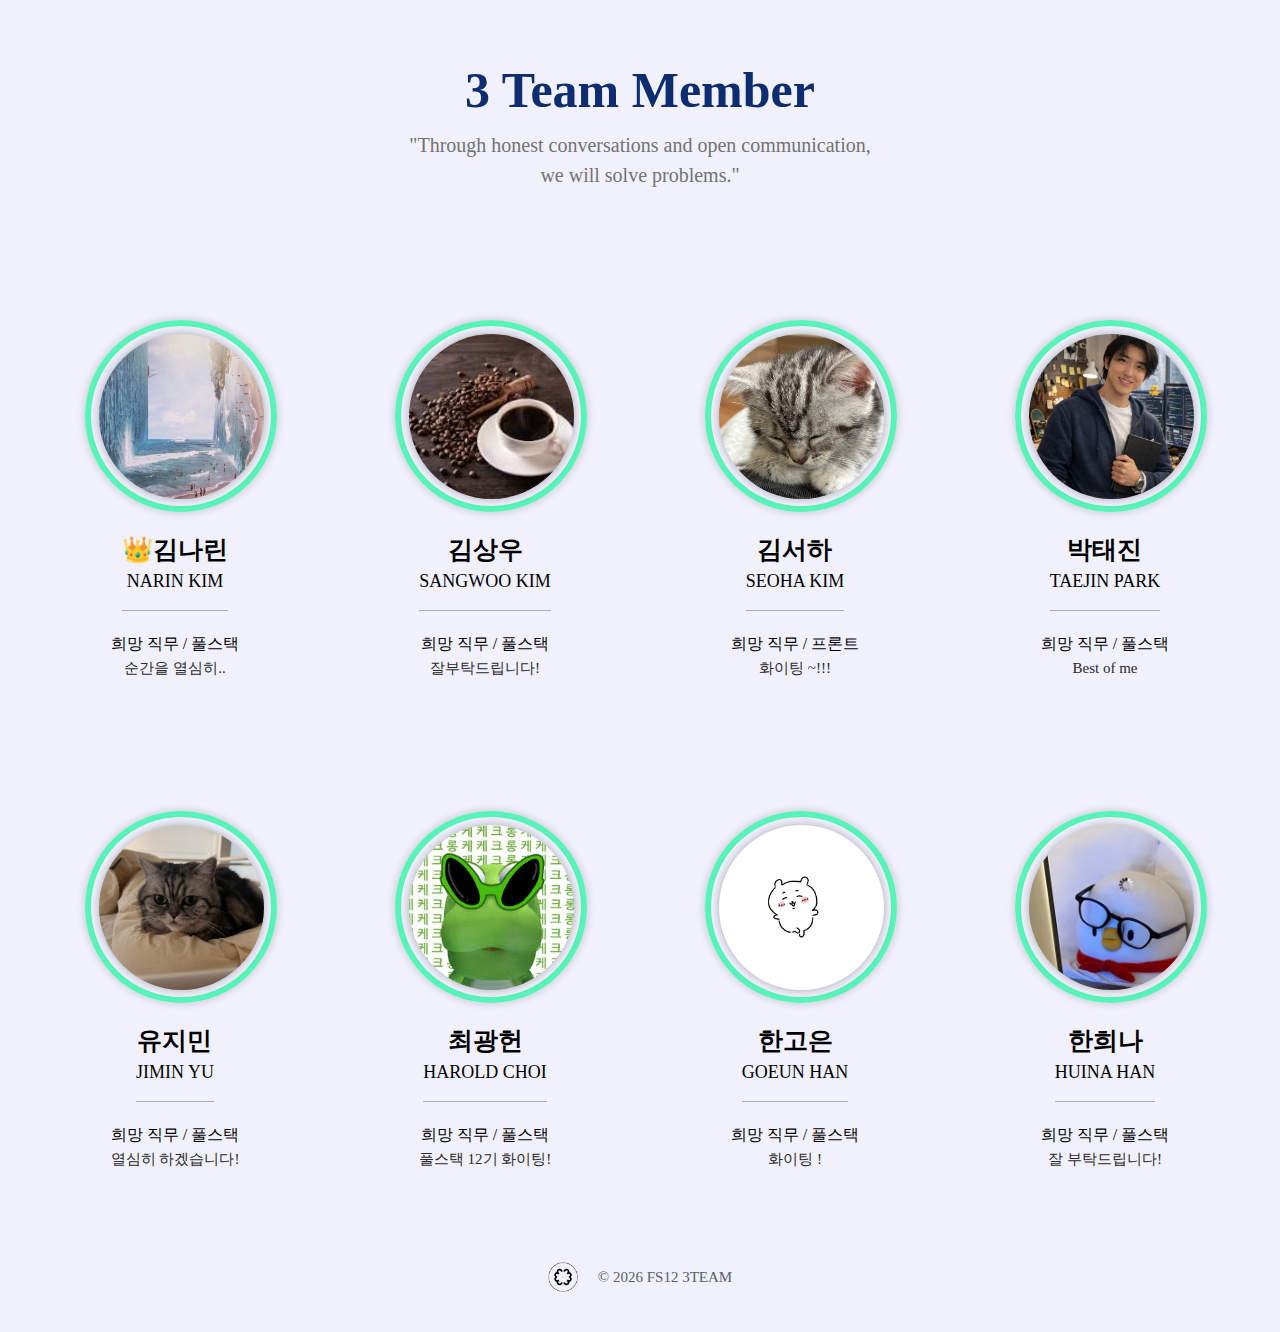
<file: index.html>
<!doctype html>
<html lang="en">
  <head>
    <meta charset="UTF-8" />
    <meta name="viewport" content="width=device-width, initial-scale=1.0" />
    <title>3조 자기소개</title>
    <link rel="stylesheet" href="reset.css" />
    <link rel="stylesheet" href="style.css" />
  </head>

  <body>
    <header class="header">
      <div class="header-text">
        <h1 class="header-text-title">3 Team Member</h1>
        <h2 class="header-text-intro">
          "Through honest conversations and open communication,<br />we will
          solve problems."
        </h2>
      </div>
    </header>
    <main>
      <div class="members">
        <!-- 팀장님 - 김나린님 -->
        <div class="member">
          <a class="img-container" href="knr/knr.html">
            <img src="knr/narin.jpg" alt="팀장님, 김나린" />
          </a>
          <div class="member-info">
            <a class="member-name" href="knr/knr.html">
              <h3 class="member-name-kr">👑김나린</h3>
              <h3 class="member-name-en">narin kim</h3>
            </a>
            <div class="member-desc">
              <p class="job">희망 직무 / 풀스택</p>
              <p class="comment">순간을 열심히..</p>
            </div>
          </div>
        </div>

        <!-- 김상우님 -->
        <div class="member">
          <a class="img-container" href="ksw/ksw.html">
            <img src="./ksw/사진.jpg" alt="김상우" />
          </a>
          <div class="member-info">
            <a class="member-name" href="ksw/ksw.html">
              <h3 class="member-name-kr">김상우</h3>
              <h3 class="member-name-en">sangwoo kim</h3>
            </a>
            <div class="member-desc">
              <p class="job">희망 직무 / 풀스택</p>
              <p class="comment">잘부탁드립니다!</p>
            </div>
          </div>
        </div>

        <!-- 김서하 -->
        <div class="member">
          <a class="img-container" href="KSH/KSH.html">
            <img src="KSH/img.jpg" alt="김서하" />
          </a>
          <div class="member-info">
            <a class="member-name" href="KSH/KSH.html">
              <h3 class="member-name-kr">김서하</h3>
              <h3 class="member-name-en">Seoha Kim</h3>
            </a>
            <div class="member-desc">
              <p class="job">희망 직무 / 프론트</p>
              <p class="comment">화이팅 ~!!!</p>
            </div>
          </div>
        </div>

        <!-- 박태진 -->
        <div class="member">
          <a class="img-container" href="PTJ/taejin.html">
            <img
              src="PTJ/asset/ChatGPT Image 2026년 2월 20일 오전 12_54_15.png"
              alt="박태진"
            />
          </a>
          <div class="member-info">
            <a class="member-name" href="PTJ/taejin.html">
              <h3 class="member-name-kr">박태진</h3>
              <h3 class="member-name-en">TAEJIN PARK</h3>
            </a>
            <div class="member-desc">
              <p class="job">희망 직무 / 풀스택</p>
              <p class="comment">Best of me</p>
            </div>
          </div>
        </div>

        <!-- 유지민 -->
        <div class="member">
          <a class="img-container" href="YJM/YJM.html">
            <img src="YJM/images/cat.JPG" alt="유지민" />
          </a>
          <div class="member-info">
            <a class="member-name" href="YJM/YJM.html">
              <h3 class="member-name-kr">유지민</h3>
              <h3 class="member-name-en">Jimin Yu</h3>
            </a>
            <div class="member-desc">
              <p class="job">희망 직무 / 풀스택</p>
              <p class="comment">열심히 하겠습니다!</p>
            </div>
          </div>
        </div>

        <!-- 최광헌 -->
        <div class="member">
          <a class="img-container" href="ckh/ckh.html">
            <img src="./ckh/img/crong.jpeg" alt="최광헌" />
          </a>
          <div class="member-info">
            <a class="member-name" href="">
              <h3 class="member-name-kr">최광헌</h3>
              <h3 class="member-name-en">Harold Choi</h3>
            </a>
            <div class="member-desc">
              <p class="job">희망 직무 / 풀스택</p>
              <p class="comment">풀스택 12기 화이팅!</p>
            </div>
          </div>
        </div>

        <!-- 한고은 -->
        <div class="member">
          <a class="img-container" href="HGE/HGE.html">
            <img
              src="HGE/img/C18266F2-3C04-47DA-8566-0EB6D191327A.jpeg"
              alt="한고은"
            />
          </a>
          <div class="member-info">
            <a class="member-name" href="HGE/HGE.html">
              <h3 class="member-name-kr">한고은</h3>
              <h3 class="member-name-en">GOEUN HAN</h3>
            </a>
            <div class="member-desc">
              <p class="job">희망 직무 / 풀스택</p>
              <p class="comment">화이팅 !</p>
            </div>
          </div>
        </div>

        <!-- 한희나 -->
        <div class="member">
          <a class="img-container" href="HHN/HHN.html">
            <img src="HHN/images/profile.jpg" alt="한희나" />
          </a>
          <div class="member-info">
            <a class="member-name" href="HHN/HHN.html">
              <h3 class="member-name-kr">한희나</h3>
              <h3 class="member-name-en">HUINA HAN</h3>
            </a>
            <div class="member-desc">
              <p class="job">희망 직무 / 풀스택</p>
              <p class="comment">잘 부탁드립니다!</p>
            </div>
          </div>
        </div>
      </div>
    </main>
    <footer class="footer">
      <div class="footer-inner">
        <div class="footer-center">
          <img src="logo.png" alt="logo" class="footer-logo" />
          <p>© 2026 FS12 3TEAM</p>
        </div>
      </div>
    </footer>
  </body>
</html>
</file>
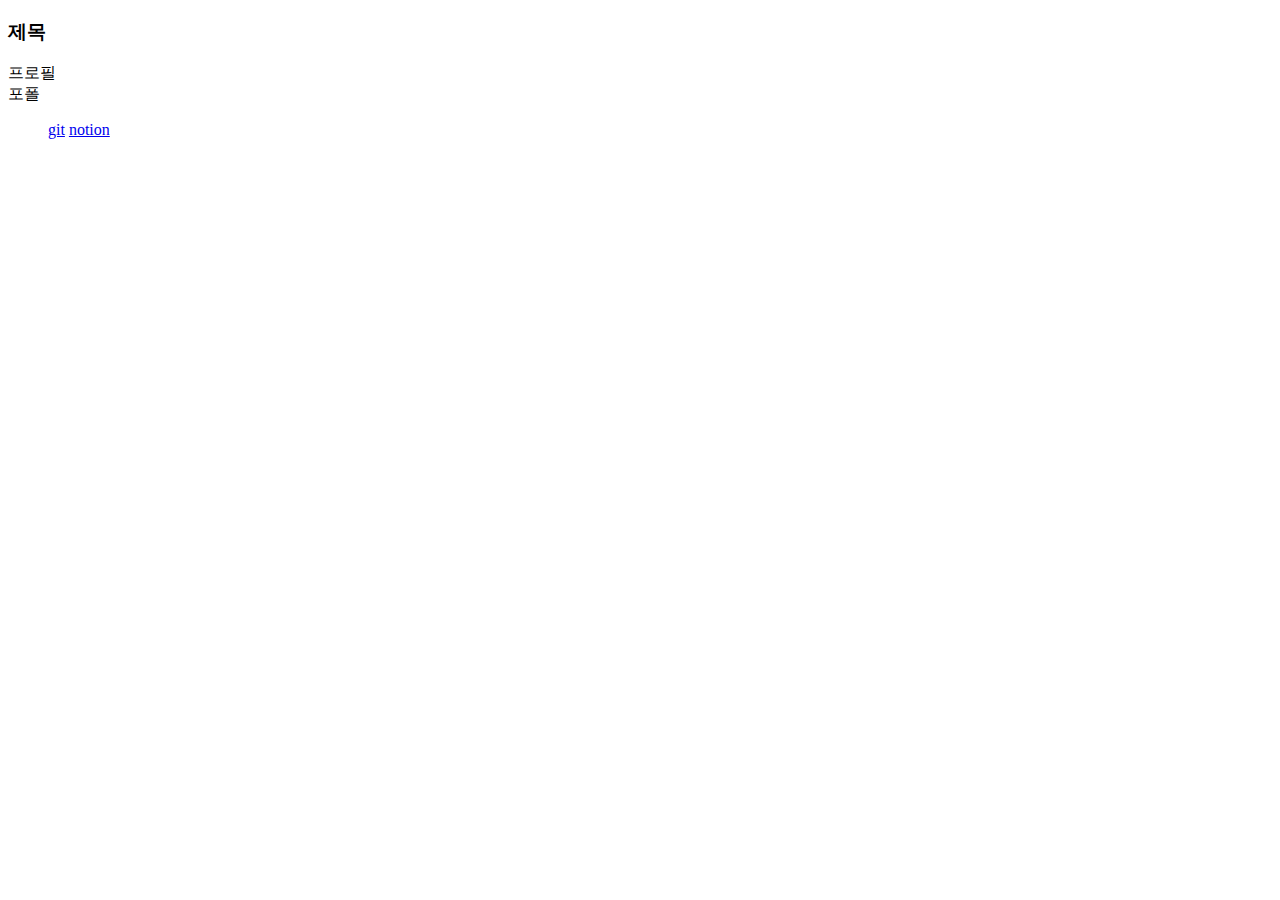
<file: HHN.html>
<!DOCTYPE html>
<html lang="ko">

<head>
    <meta charset="UTF-8">
    <meta name="viewport" content="width=device-width, initial-scale=1.0">
    <title>HHN</title>
    <link rel="stylesheet" href="HHN.css">
</head>

<body>
    <header>
        <div>
            <h3>제목</h3>
        </div>
    </header>
    <main>
        <section>프로필</section>
        <section>포폴</section>
    </main>
    <footer>
        <ul>
            <oi><a href="#">git</a></oi>
            <oi><a href="#">notion</a></oi>
        </ul>
    </footer>
</body>

</html>
</file>
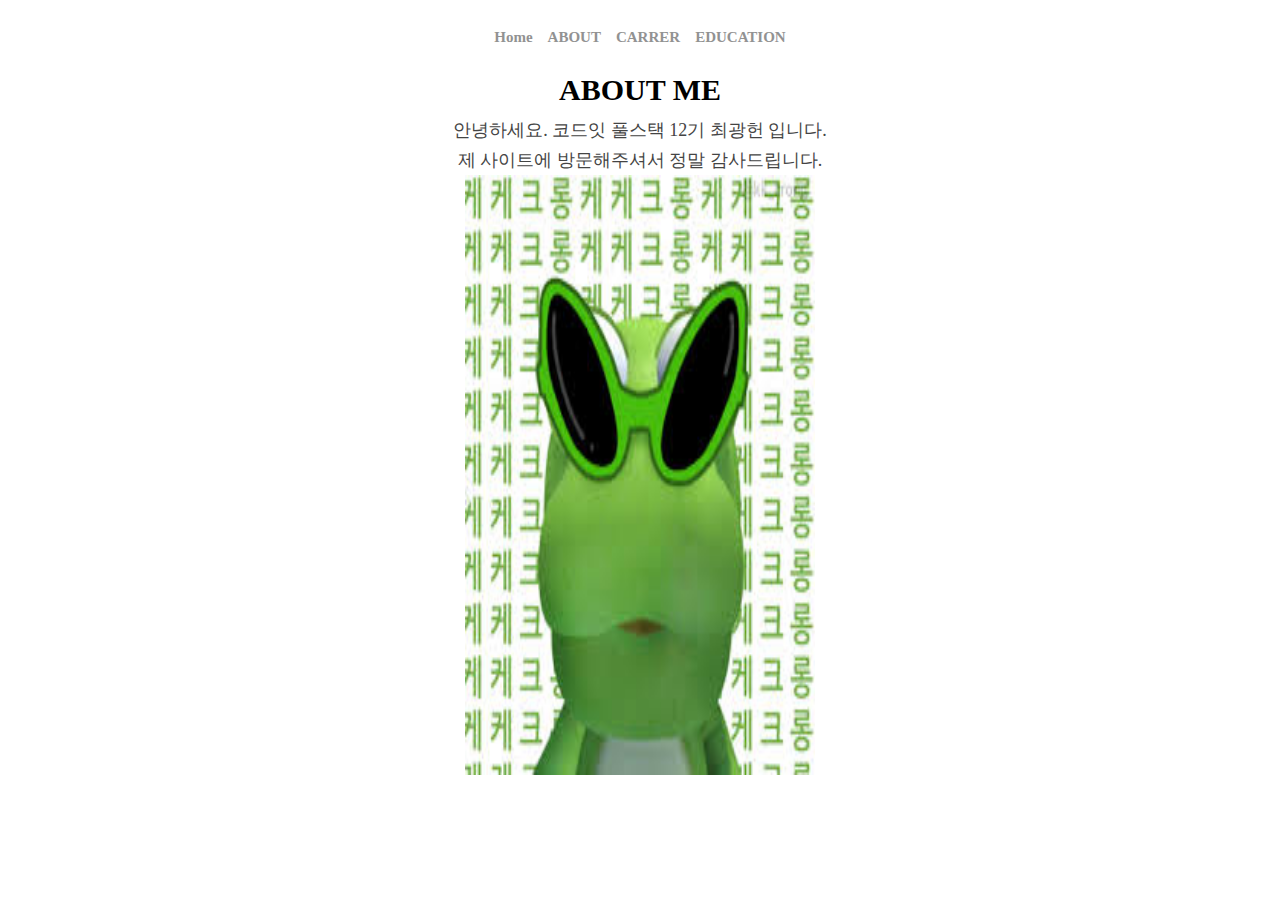
<file: ckh/about.html>
<!doctype html>
<html lang="en">
  <head>
    <meta charset="UTF-8" />
    <meta name="viewport" content="width=device-width, initial-scale=1.0" />
    <title>About</title>
    <link rel="stylesheet" href="./css/reset.css" />
    <link rel="stylesheet" href="./css/style.css" />
  </head>
  <body>
    <!-- 메뉴 네비게이션 -->
    <div class="nav">
      <a href="ckh.html">Home</a>
      <a href="about.html">ABOUT</a>
      <a href="carrer.html">CARRER</a>
      <a href="education.html">EDUCATION</a>
    </div>

    <!-- header -->
    <div class="header">
      <h1>ABOUT ME</h1>
    </div>

    <!-- 소개 이미지 / 내용 -->
    <div class="img">
      <p>
        안녕하세요. 코드잇 풀스택 12기 최광헌 입니다.<br />
        제 사이트에 방문해주셔서 정말 감사드립니다.<br />
      </p>
      <br />
    </div>
    <div class="img">
      <img class="img-i" src="./img/crong.jpeg" alt="크롱이미지" />
    </div>
  </body>
</html>
</file>
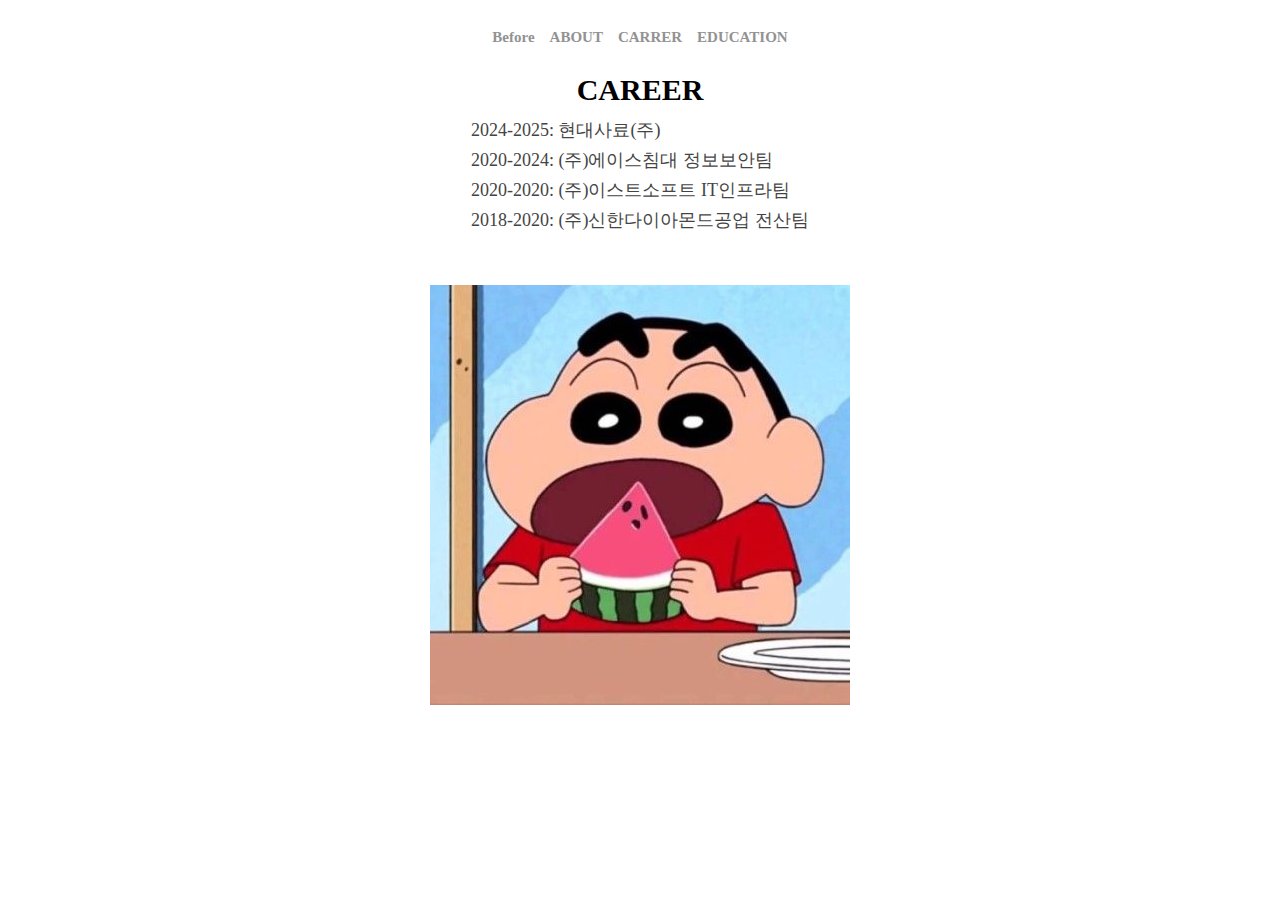
<file: ckh/carrer.html>
<!doctype html>
<html lang="en">
  <head>
    <meta charset="UTF-8" />
    <meta name="viewport" content="width=device-width, initial-scale=1.0" />
    <title>Career</title>
    <link rel="stylesheet" href="./css/reset.css" />
    <link rel="stylesheet" href="./css/style.css" />
  </head>
  <body>
    <!-- 메뉴 네비게이션 -->
    <div class="nav">
      <a class="home_button" href="ckh.html">Before</a>
      <a class="about_button" href="ckh.html">ABOUT</a>
      <a class="carrer_button" href="carrer.html">CARRER</a>
      <a class="carrer_button" href="education.html">EDUCATION</a>
    </div>

    <!-- header -->
    <div class="header">
      <h1>CAREER</h1>
    </div>

    <!-- 소개 이미지 / 내용 -->
    <div class="img">
      <ul
        style="max-width: 500px; text-align: left; font-size: 18px; color: #444"
      >
        <li>2024-2025: 현대사료(주)</li>
        <li>2020-2024: (주)에이스침대 정보보안팀</li>
        <li>2020-2020: (주)이스트소프트 IT인프라팀</li>
        <li>2018-2020: (주)신한다이아몬드공업 전산팀</li>
      </ul>
    </div>

    <!-- footer -->
    <div style="text-align: center; margin-top: 50px">
      <img src="img/img_1.jpg" alt="짱구이미지" />
    </div>
  </body>
</html>
</file>
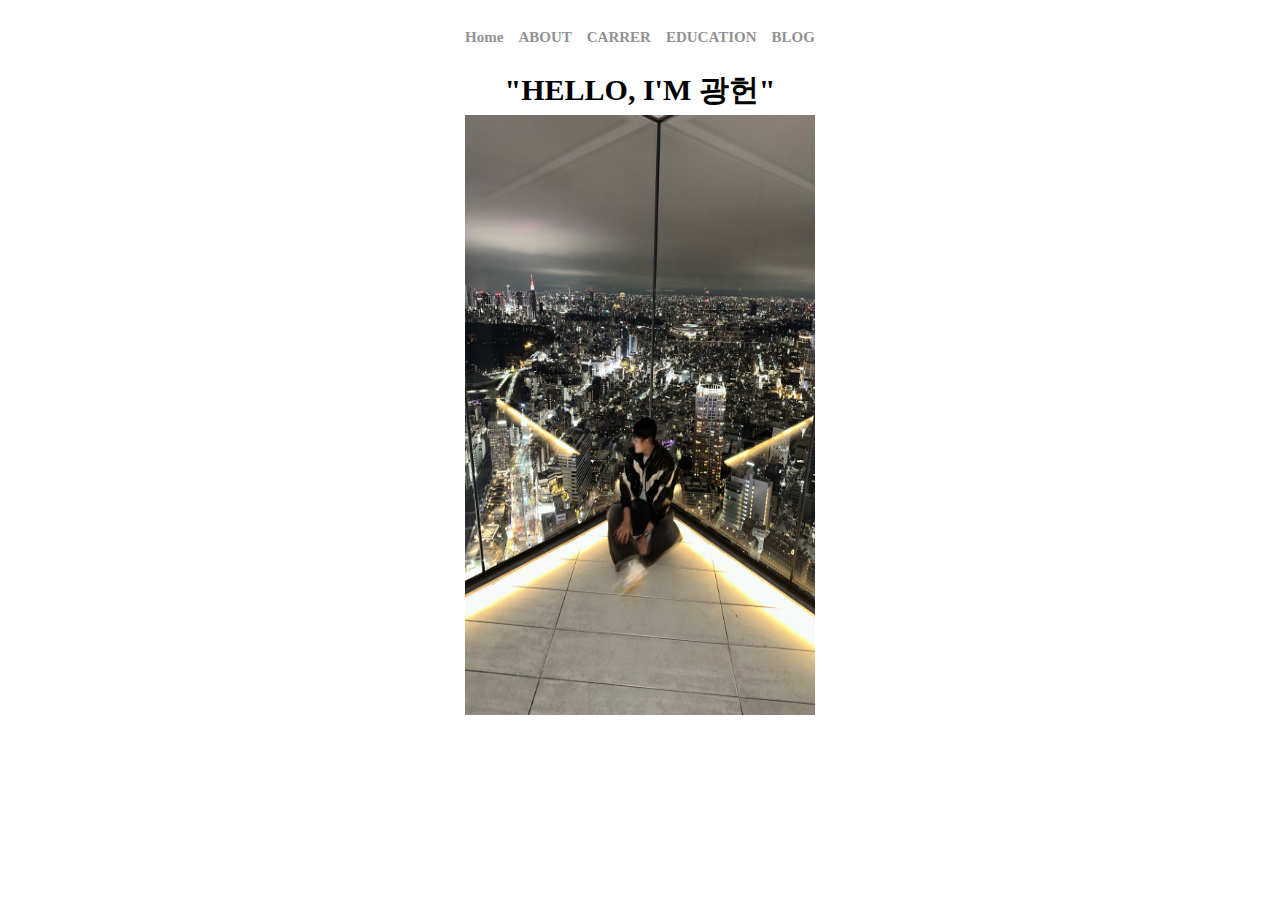
<file: ckh/ckh.html>
<!doctype html>
<html lang="en">
  <head>
    <meta charset="UTF-8" />
    <meta name="viewport" content="width=device-width, initial-scale=1.0" />
    <title>최광헌</title>
    <link rel="stylesheet" href="./css/reset.css" />
    <link rel="stylesheet" href="./css/style.css" />
  </head>
  <body>
    <!-- 메뉴 네비게이션 -->
    <div class="nav">
      <a class="home_button" href="../index.html">Home</a>
      <a class="nav_button" href="about.html">ABOUT</a>
      <a class="nav_button" href="carrer.html">CARRER</a>
      <a class="nav_button" href="education.html">EDUCATION</a>
      <a class="nav_button" href="https://crong-baby.tistory.com/">BLOG</a>
    </div>
    <!-- header -->
    <div class="header">
      <h1>"HELLO, I'M 광헌"</h1>
    </div>
    <!-- 소개 이미지 -->
    <div class="img">
      <img class="img-i" src="./img/myImg.jpeg" alt="사진" />
    </div>
  </body>
</html>
</file>
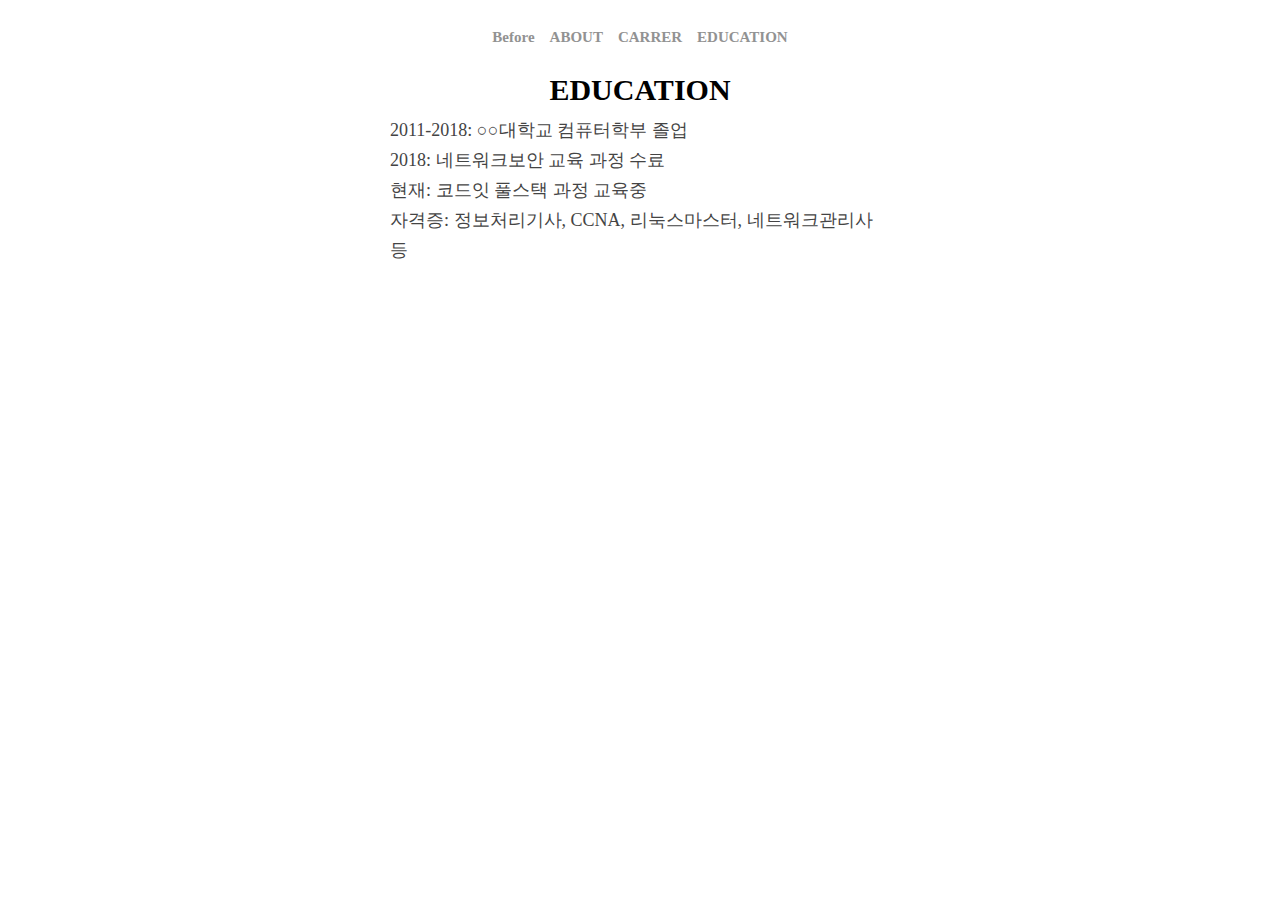
<file: ckh/education.html>
<!doctype html>
<html lang="en">
  <head>
    <meta charset="UTF-8" />
    <meta name="viewport" content="width=device-width, initial-scale=1.0" />
    <title>Education</title>
    <link rel="stylesheet" href="./css/reset.css" />
    <link rel="stylesheet" href="./css/style.css" />
  </head>
  <body>
    <!-- 메뉴 네비게이션 -->
    <div class="nav">
      <a class="home_button" href="ckh.html">Before</a>
      <a class="about_button" href="ckh.html">ABOUT</a>
      <a class="carrer_button" href="carrer.html">CARRER</a>
      <a class="carrer_button" href="education.html">EDUCATION</a>
    </div>

    <!-- header -->
    <div class="header">
      <h1>EDUCATION</h1>
    </div>

    <!-- 소개 이미지 / 내용 -->
    <div class="img">
      <ul
        style="max-width: 500px; text-align: left; font-size: 18px; color: #444"
      >
        <li>2011-2018: ○○대학교 컴퓨터학부 졸업</li>
        <li>2018: 네트워크보안 교육 과정 수료</li>
        <li>현재: 코드잇 풀스택 과정 교육중</li>
        <li>자격증: 정보처리기사, CCNA, 리눅스마스터, 네트워크관리사 등</li>
      </ul>
    </div>
  </body>
</html>
</file>
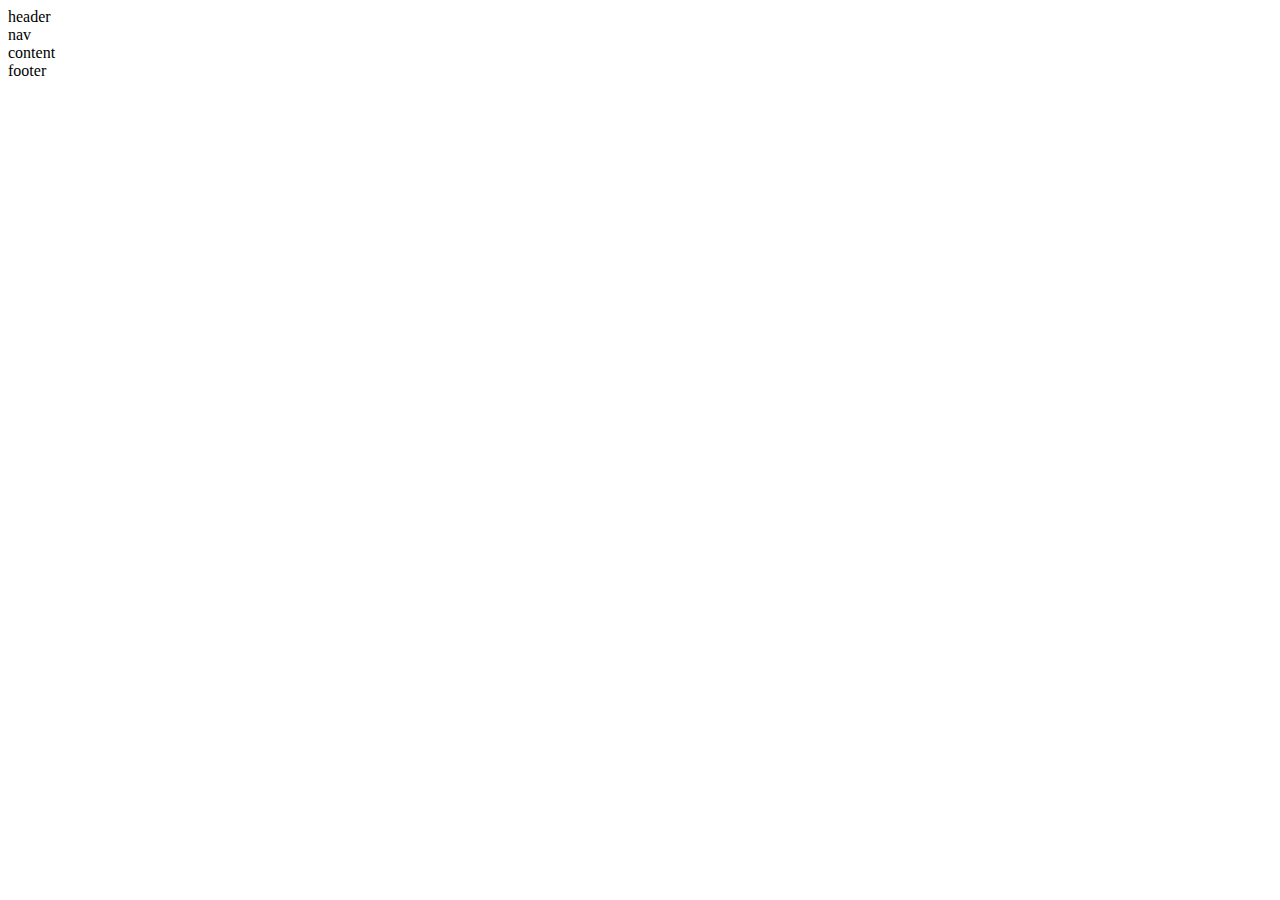
<file: HGE/HGE.html>
<!DOCTYPE html>
<html lang="en">
<head>
    <meta charset="UTF-8">
    <meta name="viewport" content="width=device-width, initial-scale=1.0">
    <title>Document</title>
</head>
<body>
    <div>
        header
    </div>
    <div>
        nav
    </div>
    <div>
        content
    </div>
    <div>
        footer
    </div>
</body>
</html>
</file>
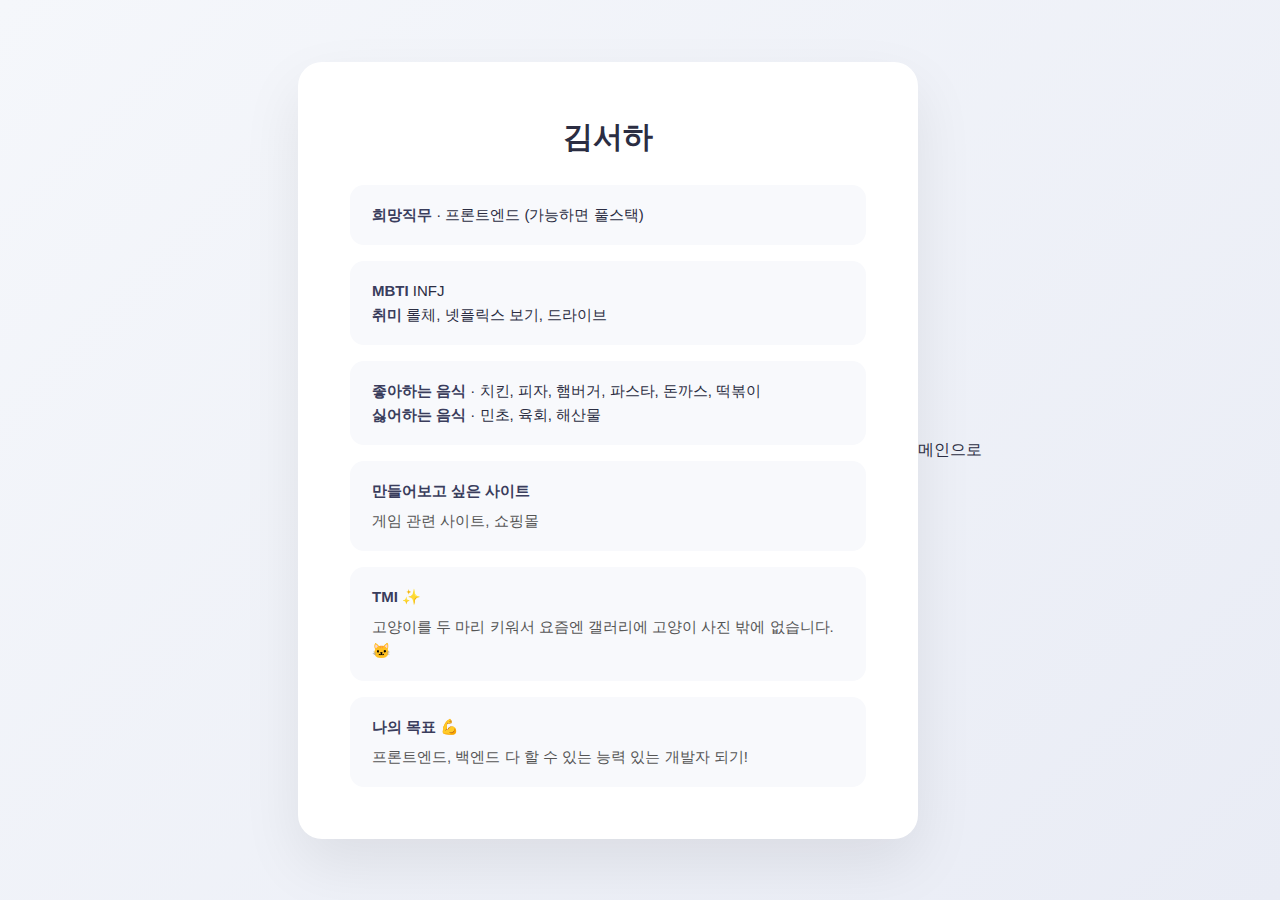
<file: KSH/KSH.html>
<!DOCTYPE html>
<html lang="en">
<head>
    <meta charset="UTF-8">
    <meta name="viewport" content="width=device-width, initial-scale=1.0">
    <title>자기소개</title>
    <link rel="stylesheet" href="reset.css">
    <link rel="stylesheet" href="style.css">
</head>
<body>

  <div class="container">

    <h1>김서하</h1>

    <div class="section">
      <p><strong>희망직무</strong> · 프론트엔드 (가능하면 풀스택)</p>
    </div>

    <div class="section">
      <p><strong>MBTI</strong>  INFJ</p>
      <p><strong>취미</strong>  롤체, 넷플릭스 보기, 드라이브</p>
    </div>

    <div class="section">
      <p><strong>좋아하는 음식</strong> · 치킨, 피자, 햄버거, 파스타, 돈까스, 떡볶이</p>
      <p><strong>싫어하는 음식</strong> · 민초, 육회, 해산물</p>
    </div>

    <div class="section">
      <p><strong>만들어보고 싶은 사이트</strong></p>
      <p class="text">게임 관련 사이트, 쇼핑몰</p>
    </div>

    <div class="section">
      <p><strong>TMI ✨</strong></p>
      <p class="text">
        고양이를 두 마리 키워서 요즘엔 갤러리에 고양이 사진 밖에 없습니다.🐱
      </p>
    </div>

    <div class="section">
      <p><strong>나의 목표 💪</strong></p>
      <p class="text">
        프론트엔드, 백엔드 다 할 수 있는 능력 있는 개발자 되기!
      </p>
    </div>

  </div>
    <a href="../index.html">메인으로</a>

</body>
</html>
</file>
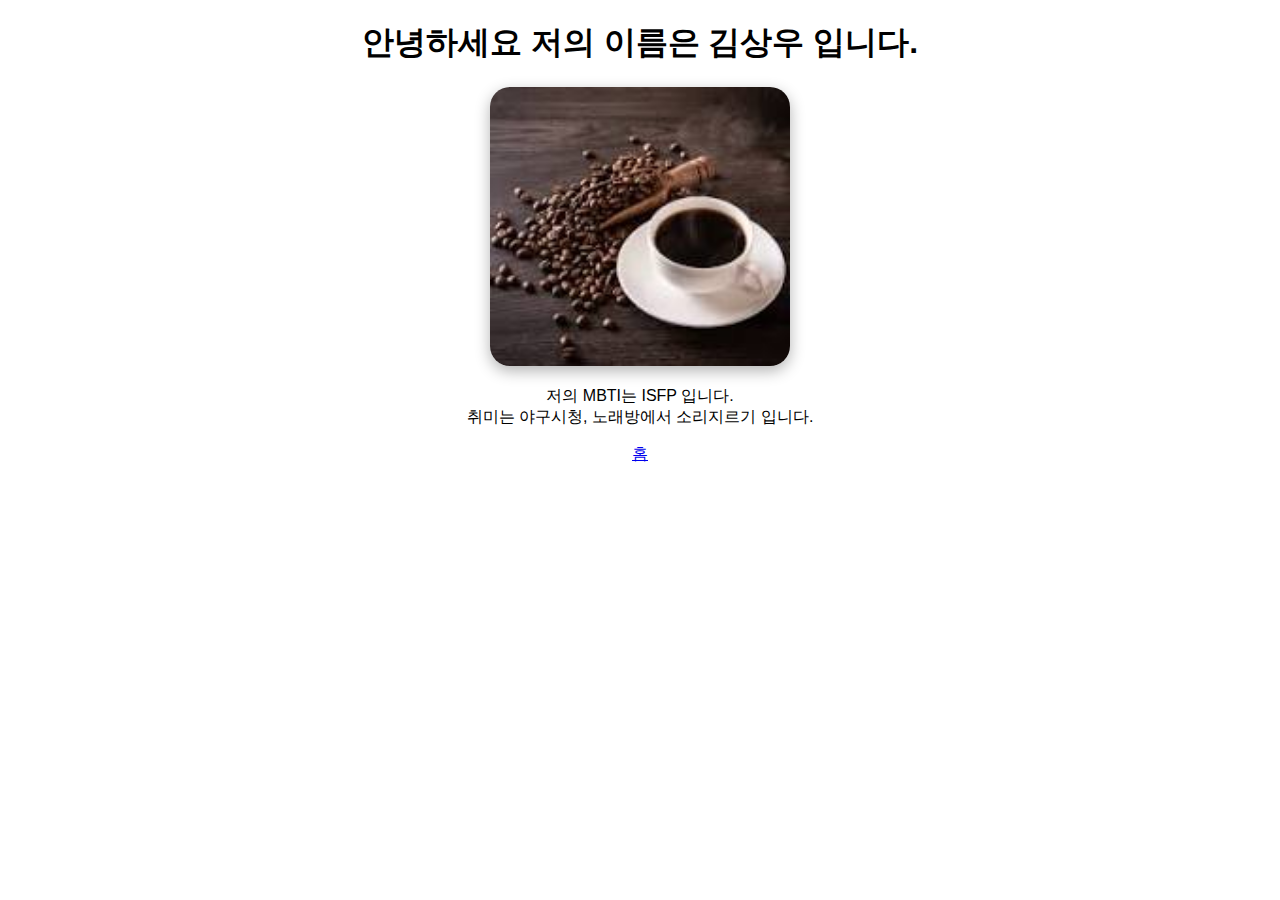
<file: ksw/ksw.html>
<!doctype html>
<html lang="en">
  <head>
    <meta charset="UTF-8" />
    <meta name="viewport" content="width=device-width, initial-scale=1.0" />
    <title>자기소개</title>
    <link rel="stylesheet" href="ksw.css" />
  </head>
  <body>
    <h1 clss="header">안녕하세요 저의 이름은 김상우 입니다.</h1>

    <div class="image-box">
      <img src="사진.jpg" alt="사진" />
    </div>

    <p class="text">
      저의 MBTI는 ISFP 입니다.<br />취미는 야구시청, 노래방에서 소리지르기
      입니다.
    </p>
    <a class="nav-to-main" href="../index.html">홈</a>
  </body>
</html>
</file>
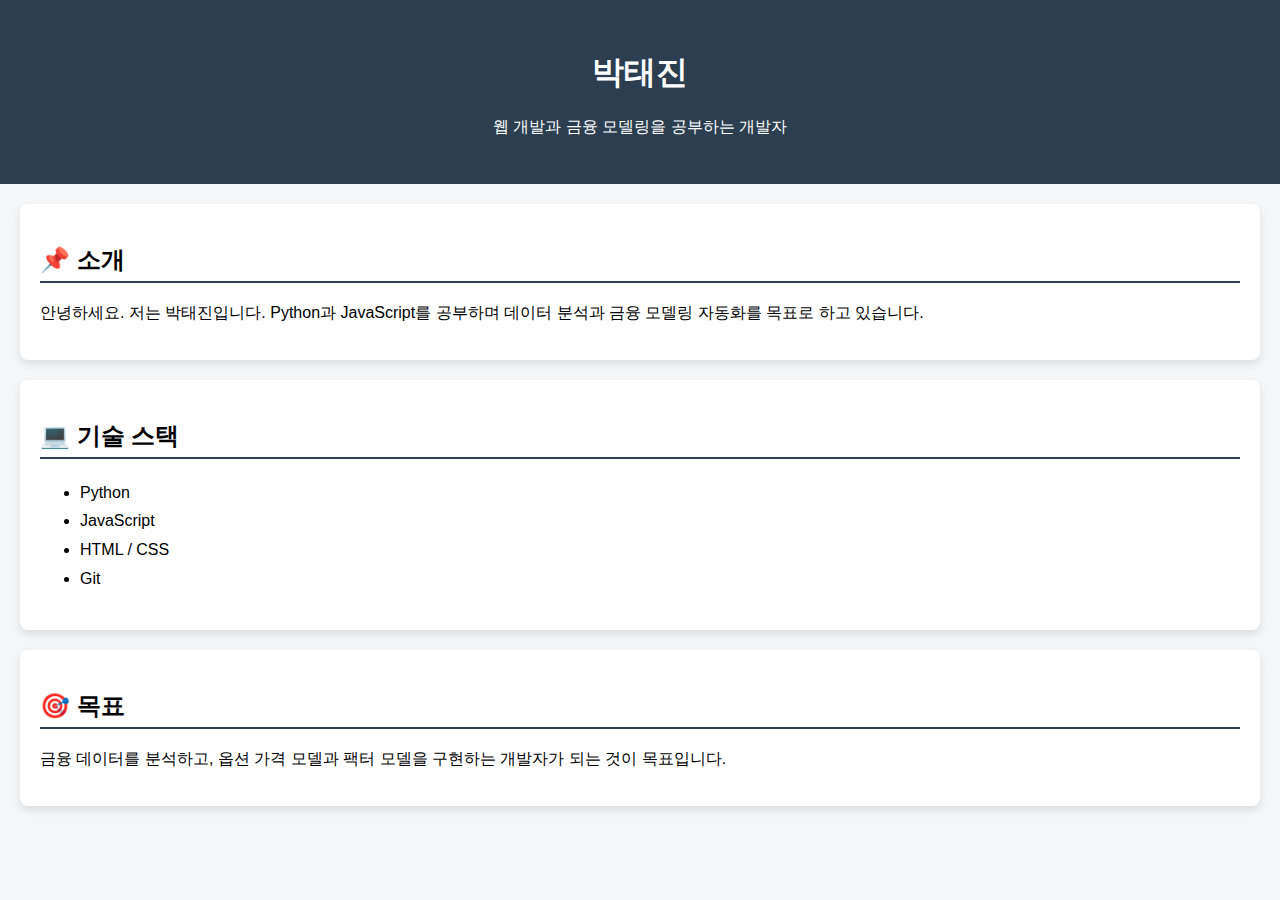
<file: PTJ/taejin.html>
<!-- 자기소개 GPT로 만들기. Style은 인라인 or header에 넣어버림.-->

<!doctype html>
<html lang="ko">
  <head>
    <meta charset="UTF-8" />
    <title>박태진 자기소개</title>

    <style>
      body {
        font-family: Arial, sans-serif;
        background-color: #f4f6f8;
        margin: 0;
        padding: 0;
      }

      header {
        background-color: #2c3e50;
        color: white;
        text-align: center;
        padding: 30px;
      }

      section {
        padding: 20px;
        margin: 20px;
        background-color: white;
        border-radius: 8px;
        box-shadow: 0 4px 8px rgba(0, 0, 0, 0.1);
      }

      h2 {
        border-bottom: 2px solid #2c3e50;
        padding-bottom: 5px;
      }

      ul {
        line-height: 1.8;
      }
    </style>
  </head>

  <body>
    <header>
      <h1>박태진</h1>
      <p>웹 개발과 금융 모델링을 공부하는 개발자</p>
    </header>

    <section>
      <h2>📌 소개</h2>
      <p>
        안녕하세요. 저는 박태진입니다. Python과 JavaScript를 공부하며 데이터
        분석과 금융 모델링 자동화를 목표로 하고 있습니다.
      </p>
    </section>

    <section>
      <h2>💻 기술 스택</h2>
      <ul>
        <li>Python</li>
        <li>JavaScript</li>
        <li>HTML / CSS</li>
        <li>Git</li>
      </ul>
    </section>

    <section>
      <h2>🎯 목표</h2>
      <p>
        금융 데이터를 분석하고, 옵션 가격 모델과 팩터 모델을 구현하는 개발자가
        되는 것이 목표입니다.
      </p>
    </section>
  </body>
</html>
</file>
<file: style.css>
body {
  background-color: #f1f1fd;
}
/* header 영역 */
.header {
  display: flex;
  justify-content: center;
  align-items: center;
  width: 100%;
  height: 200px;

  margin-top: 20px;
  margin-bottom: 50px;
}

.header-text {
  text-align: center;
}

.header-text-title {
  font-size: 50px;
  color: rgb(14, 44, 112);
  line-height: 80px;
  font-weight: bolder;
}

.header-text-intro {
  font-size: 20px;
  color: rgb(116, 114, 114);
  line-height: 30px;
}

/* main 영역 */
a {
  text-decoration: none;
}

main {
  display: flex;
  flex-direction: column;
  align-items: center;
  justify-content: center;
}

.members {
  display: flex;
  justify-content: center;
  gap: 30px;
  flex-wrap: wrap;
}

.member {
  width: 180px;
  margin: 50px;

  display: flex;
  flex-direction: column;
  justify-content: center;
  gap: 25px;
}

.img-container {
  display: flex;
  justify-content: center;
  align-items: center;
  width: 180px;
  height: 180px;
  border: 6px solid rgb(88, 243, 184);
  border-radius: 100%;
  box-shadow: 0 0 10px rgba(0, 0, 0, 0.2);
}

.member img {
  width: 165px;
  height: 165px;
  border-radius: 50%;
  object-fit: cover;
  margin: 5px;

  display: flex;
  flex-direction: column;

  background-color: rgb(215, 215, 215);
  box-shadow: 0 0 10px rgba(0, 0, 0, 0.3);
}

.member-info {
  display: flex;
  flex-direction: column;
  gap: 20px;
  text-align: center;
  align-items: center;
}

.member-name {
  display: flex;
  flex-direction: column;
  align-items: center;
  gap: 10px;
  font-size: 25px;
  text-decoration: none;
  color: black;
  font-weight: bolder;

  padding-bottom: 20px;
  border-bottom: 1px solid rgb(173, 174, 179);
}

.member-name-en {
  text-transform: uppercase;
  font-weight: 400;
  font-size: 18px;
}

.member-desc {
  text-align: center;
  width: 160px;
  overflow: hidden;
  line-height: 25px;
}
.job {
  font-weight: 500;
}
.comment {
  font-size: 15px;
  font-weight: 400;

  color: rgb(41, 41, 41);
}

/* footer 영역 */
.footer {
  padding: 40px 0;
  font-size: 15px;
  color: #57606a;
}

.footer-inner {
  width: 90%;
  max-width: 1200px;
  margin: 0 auto;
  display: flex;
  justify-content: center;
  align-items: center;
}

.footer-center {
  display: flex;
  align-items: center;
  gap: 20px;
}

.footer-logo {
  width: 30px;
  height: 30px;
  object-fit: contain;
}
</file>
<file: HHN.css>
h1 {
    color: blue;
}
</file>
<file: ckh/css/style.css>
.nav {
  display: flex;
  justify-content: center;
  gap: 15px;
  margin: 30px;
}
a {
  text-decoration: none;
  font-size: 15px;
  font-weight: bolder;
  cursor: pointer;
  color: rgb(146, 146, 146);
}
p {
  max-width: 500px;
  text-align: center;
  font-size: 18px;
  color: #444;
  line-height: 30px;
}
.header {
  display: flex;
  justify-content: center;
  font-size: 30px;
  font-weight: bolder;
  margin: 10px;
}

.img {
  display: flex;
  justify-content: center;
  width: 100%;
}
.img-i {
  width: 350px;
  height: 600px;
}

li {
  line-height: 30px;
}
</file>
<file: KSH/style.css>
* {
  margin: 0;
  padding: 0;
  box-sizing: border-box;
}

body {
  font-family: "Pretendard", "Malgun Gothic", sans-serif;
  background: linear-gradient(135deg, #f5f7fb, #e9ecf5);
  display: flex;
  justify-content: center;
  align-items: center;
  min-height: 100vh;
  color: #2b2d42;
}

/* 전체 카드 */
.container {
  width: 620px;
  background: white;
  border-radius: 24px;
  padding: 52px;
  box-shadow: 0 25px 60px rgba(0, 0, 0, 0.08);
  text-align: center;

}

.container:hover {
  box-shadow: 0 35px 80px rgba(0, 0, 0, 0.12);
}

/* 이름 */
h1 {
  font-size: 30px;
  margin-bottom: 26px;
  letter-spacing: -0.3px;
}

/* 섹션 */
.section {
  background: #f8f9fc;
  padding: 18px 22px;
  border-radius: 14px;
  margin-bottom: 16px;
  text-align: left;
  transition: all 0.25s ease;
}

.section:hover {
  background: #eef1f9;
}

.section p {
  font-size: 15px;
  line-height: 1.6;
}

.section strong {
  font-weight: 600;
  color: #3a3d5c;
}

/* 텍스트 */
.text {
  margin-top: 6px;
  font-size: 14px;
  color: #555;
  line-height: 1.7;
}

/* 마지막 여백 제거 */
.section:last-child {
  margin-bottom: 0;
}

/* 기본 버튼 스타일 */
.btn {
  display: inline-block;
  margin-top: 20px;
  padding: 12px 26px;
  border-radius: 12px;
  text-decoration: none;
  font-size: 14px;
  font-weight: 600;
  transition: all 0.25s ease;
}

/* 메인 버튼 */
.enter {
  background: #3a3d5c;
  color: white;
  box-shadow: 0 10px 25px rgba(0, 0, 0, 0.15);
}

.enter:hover {
  background: #22243a;
}

/* 돌아가기 버튼 */
.back {
  background: #f1f3f9;
  color: #3a3d5c;
}

.back:hover {
  background: #e4e7f1;
}
</file>
<file: ksw/ksw.css>
* {
  text-align: center;
  font-family: Arial, sans-serif;
}

.image-box img {
  width: 300px;
  border-radius: 20px;
  box-shadow: 0 5px 15px rgba(0, 0, 0, 0.3);
}
</file>
